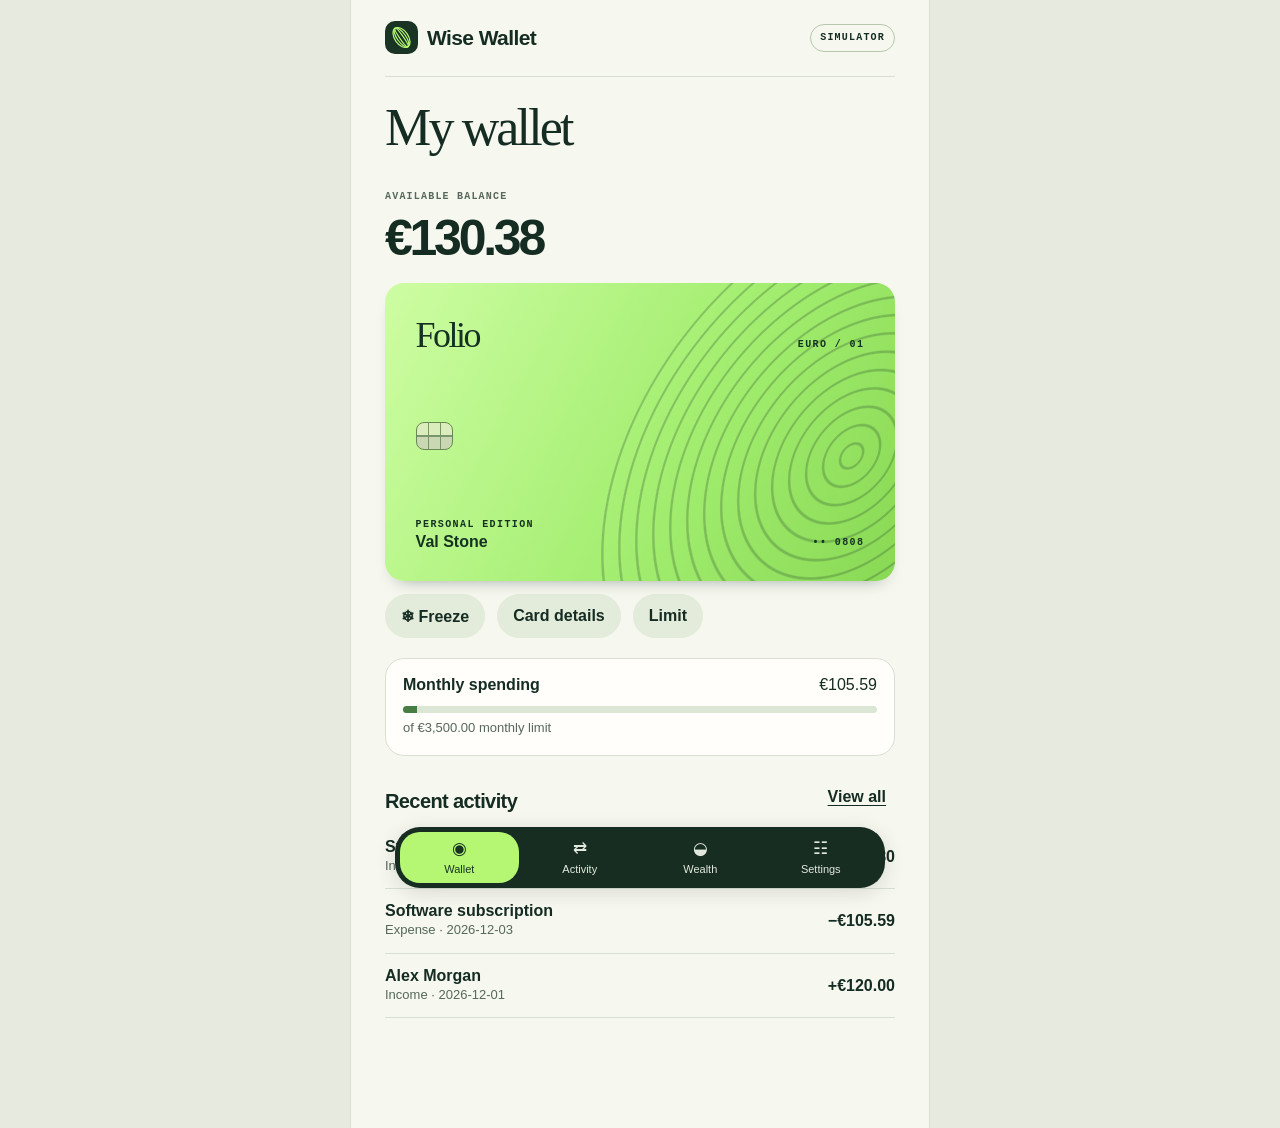
<file: index.html>
<!doctype html>
<html lang="en">
<head>
 <meta charset="utf-8">
 <meta name="viewport" content="width=device-width,initial-scale=1,minimum-scale=1,maximum-scale=1,user-scalable=no,viewport-fit=cover">
 <meta name="mobile-web-app-capable" content="yes">
 <script>
  try {
   if(location.hash.startsWith('#look=') || localStorage.getItem('wallet-appearance-v1:'+new URL('./',location.href).pathname))document.documentElement.classList.add('wallet-opening');
  } catch {}
 </script>
 <meta name="theme-color" content="#f6f7ef">
 <meta name="referrer" content="no-referrer">
 <meta name="apple-mobile-web-app-capable" content="yes">
 <meta name="apple-mobile-web-app-title" content="Wise Wallet">
 <title>Wise Wallet</title>
 <link rel="manifest" href="./manifest.webmanifest">
 <link rel="apple-touch-icon" sizes="180x180" href="./icon.png">
 <link rel="icon" href="./icon.svg">
 <link rel="stylesheet" href="./style.css">
 <link rel="stylesheet" href="./video.css">
 <link rel="preload" href="./inter-latin.woff2" as="font" type="font/woff2" crossorigin>
 <link rel="stylesheet" href="./mobile.css">
 <script src="./mobile.js" defer></script>
 <script src="./install-identity.js" defer></script>
 <script src="./appearance.js" defer></script>
 <script src="./video.js" defer></script>
 <script src="./wallet-controls.js" defer></script>
 <script src="./biometrics.js" defer></script>
 <script src="./app.js" defer></script>
</head>
<body>
 <div id="launch-cover" aria-hidden="true"><i class="launch-mark"></i><i class="launch-tail"></i><i class="launch-ribbon"></i></div>
 <main id="app"></main>
 <input type="file" id="appearance-file" accept=".json,application/json" hidden>
 <dialog id="sheet"><form id="editor">
  <div class="handle"></div><header><h2 id="sheetTitle"></h2><button type="button" id="close" aria-label="Close">×</button></header>
  <div id="fields"></div><p id="error" role="alert"></p><button class="primary" id="save">Save changes</button>
 </form></dialog>
</body>
</html>
</file>
<file: style.css>
:root{color-scheme:light;--ink:#152c23;--green:#b5f773;--paper:#f6f7ef;--quiet:#56675b;--line:#d9dfd3;font-family:-apple-system,BlinkMacSystemFont,"Helvetica Neue",Arial,sans-serif;color:var(--ink);background:#e7ebdf}
*{box-sizing:border-box}body{margin:0}button,input,select{font:inherit;color:inherit}button{cursor:pointer;border:0;background:none}button:focus-visible,input:focus-visible,select:focus-visible{outline:3px solid #438c50;outline-offset:2px}#app{max-width:580px;min-height:100dvh;margin:auto;background:var(--paper);padding:calc(21px + env(safe-area-inset-top)) clamp(18px,5vw,34px) calc(110px + env(safe-area-inset-bottom))}.mast,header,.line,.spread,nav,.actions,.stats{display:flex;align-items:center;justify-content:space-between;gap:12px}.mast{padding-bottom:22px;border-bottom:1px solid var(--line)}.brand{display:flex;align-items:center;gap:9px;font-weight:750;letter-spacing:-.6px;font-size:21px}.brand img{width:33px;border-radius:10px}.badge,.kicker{font:650 10px/1.4 ui-monospace,Menlo,monospace;letter-spacing:.12em;text-transform:uppercase}.badge{border:1px solid #b6c8ad;border-radius:20px;padding:6px 9px}.kicker{color:var(--quiet)}h1{font:500 clamp(36px,8vw,52px)/1.04 Georgia,serif;letter-spacing:-.055em;margin:24px 0 18px}h2{font-size:20px;letter-spacing:-.6px;margin:20px 0 12px}.money{display:block;font-weight:590;font-size:clamp(30px,8.5vw,50px);letter-spacing:-.065em;overflow-wrap:anywhere;margin:5px 0 16px}.card{position:relative;isolation:isolate;overflow:hidden;container-type:inline-size;background:linear-gradient(118deg,#cefda3 0%,#a3ee70 57%,#89d955);color:#153221;border-radius:19px;aspect-ratio:1.71;padding:6%;display:flex;flex-direction:column;justify-content:space-between;box-shadow:0 9px 18px -13px #1a372b99}.card:before{content:"";position:absolute;z-index:-1;width:83%;height:210%;right:-33%;top:-47%;border-radius:50%;transform:rotate(39deg);background:repeating-radial-gradient(ellipse at center,transparent 0 8px,#294b2c47 9px 10px,transparent 11px 14px)}.card strong{font-family:Georgia,serif;font-size:clamp(26px,8cqw,42px);font-weight:500;letter-spacing:-.07em}.card small{display:block;font:600 10px/1.6 ui-monospace,monospace;letter-spacing:.14em}.chip{width:37px;height:28px;border:1px solid #688952;border-radius:8px;background:linear-gradient(90deg,transparent 30%,#789664 31% 33%,transparent 34% 66%,#789664 67% 69%,transparent 70%),linear-gradient(0deg,#c9d8b3 47%,#79966c 48% 52%,#dbedbd 53%)}.cardBottom{display:flex;align-items:end;justify-content:space-between;gap:10px}.cardBottom b{overflow-wrap:anywhere}.frozen{filter:saturate(.25)}.actions{justify-content:flex-start;margin:13px 0 20px}.pill,.primary,.smallBtn{font-weight:650;border-radius:30px;background:#e3ebda;padding:12px 16px;min-height:44px}.primary{width:100%;background:var(--ink);color:white;margin-top:12px}.panel{border:1px solid var(--line);border-radius:19px;padding:17px;margin:14px 0;background:#fffefa}.line{padding:13px 0;border-bottom:1px solid var(--line);width:100%;text-align:left}.line:last-child{border-bottom:0}.line div,.spread div{min-width:0}.line b,.line span,.stat b{overflow-wrap:anywhere}.line small,.sub,.stat small{color:var(--quiet);display:block;font-size:13px;line-height:1.5}.amount{font-variant-numeric:tabular-nums;font-weight:650;text-align:right}.positive{color:#316d39}.track{background:#dce6d4;border-radius:100px;height:7px;overflow:hidden;margin:12px 0 5px}.track i{display:block;height:100%;background:#477e43}.stats{align-items:stretch;flex-wrap:wrap}.stat{flex:1;min-width:125px;padding:14px;border-left:2px solid #a7cf91}.stat b{display:block;font-size:20px;letter-spacing:-.045em;margin-top:4px}.sectionhead{display:flex;align-items:center;justify-content:space-between}.smallBtn{background:transparent;text-decoration:underline;text-underline-offset:3px;padding:9px}.mark{width:32px;height:32px;border-radius:10px;display:grid;place-items:center;background:#e8efdF}.record{display:flex;align-items:center;gap:10px}.muted{color:var(--quiet)}nav{position:fixed;bottom:calc(12px + env(safe-area-inset-bottom));left:50%;transform:translateX(-50%);width:min(94%,490px);background:#182d22;color:#e2e9dc;border-radius:25px;padding:5px;z-index:2;box-shadow:0 4px 20px #14281922;gap:2px}nav button{flex:1;padding:8px 2px;font-size:11px;border-radius:20px;min-height:49px;color:inherit}nav button span{display:block;font-size:17px;line-height:1.1;margin-bottom:4px}nav .active{background:var(--green);color:#193322}dialog{border:0;border-radius:23px 23px 0 0;position:fixed;inset:auto 0 0;margin:0 auto;background:var(--paper);color:var(--ink);width:min(100%,550px);max-height:88dvh;padding:12px 22px calc(25px + env(safe-area-inset-bottom))}dialog::backdrop{background:#122a2190}.handle{width:38px;height:4px;background:#bdc8b8;border-radius:10px;margin:0 auto 8px}header h2{margin:8px 0}#close{min-height:44px;min-width:44px;font-size:26px}label{display:block;font-size:13px;font-weight:650;margin:15px 0 5px}input,select{padding:12px;border:1px solid #bfcbb8;background:white;border-radius:11px;width:100%;font-size:16px;margin-top:5px}.danger{color:#9d362b}.lockbox{max-width:350px;margin:15vh auto}.err,#error{color:#973523}.empty{font-size:14px;color:var(--quiet)}p{line-height:1.45}.spread{align-items:baseline}.hero{padding:17px 0 0}.hero .kicker{margin:0}button:active{opacity:.8}@media(min-width:620px){#app{border-inline:1px solid var(--line)}dialog{bottom:24px;border-radius:23px}}
</file>
<file: video.css>
.video-wallet,.personal{color-scheme:light;background:#fafafa;color:#10110f}
.personal #app,.personal dialog{--ink:#11130f;--quiet:#50554d;--paper:#fafafa;--line:#e2e3df;background:var(--paper);color:var(--ink)}
.personal #app:has(.vscreen){padding:0;border:0}
.personal .primary,.personal nav .active{background:#9bea66;color:#14240c}
.personal input,.personal select,.personal .pill,.personal .panel{background:#f3f4f0;color:#131510}
.personal small,.personal .sub{color:#4e524a}
.personal .smallBtn{color:#204d0a}
.vscreen{--lime:#9cf362;--light:#e2f7d3;--dark:#153503;--grey:#efefed;--gutter:clamp(16px,4.1vw,23px);min-height:100dvh;padding:calc(env(safe-area-inset-top) + 24px) var(--gutter) calc(env(safe-area-inset-bottom) + 98px);overflow-x:clip;color:#10120f;font:500 16px/1.35 -apple-system,BlinkMacSystemFont,"Helvetica Neue",Arial,sans-serif}
.vscreen h1,.vscreen h2,.vscreen h3,.vmodal h2{font-family:inherit;font-weight:740;line-height:1.08;letter-spacing:-.045em}
.vscreen h1{font-size:clamp(29px,7.5vw,40px);margin:28px 0 16px}
.vscreen h2{font-size:clamp(22px,5.3vw,29px);margin:24px 0 12px}
.vscreen button,.vdock button,.vmodal button{-webkit-tap-highlight-color:transparent}
.vscreen svg,.vmodal svg,.vdock svg{width:1.2em;height:1.2em;display:inline-block;flex:none;vertical-align:-.18em}
.vtop,.vtop>div,.vactions,.vfilters,.vbalance>div,.vcardactions,.vheading{display:flex;align-items:center}
.vtop,.vheading{justify-content:space-between;gap:8px}
.vtop>div,.vfilters,.vactions{gap:7px}
.vtop{min-height:44px}
.vchip,.vavatar,.vbubble{display:inline-flex;align-items:center;justify-content:center;gap:3px;border-radius:50px;background:var(--light);color:var(--dark);font-weight:710;white-space:nowrap}
.vchip{min-height:40px;padding:8px 13px;font-size:16px;letter-spacing:-.035em}
.vchip svg{width:1em;height:1em}
.vgreen,.vround i,.vbranddot{background:linear-gradient(160deg,#acfa75,#8bed52)}
.vsurface,.vavatar,.vbubble{background:#ededeb;color:#151711}
.vsurface,.vtop .vgreen{min-height:44px;box-shadow:inset 0 1px 2px #fff,0 1px 2px #15191121}
.vtop .vsurface{background:linear-gradient(155deg,#fafafa,#ededeb)}
.vavatar{width:42px;height:42px;position:relative;font-size:17px}
.vavatar:after{content:'';position:absolute;top:0;right:0;background:#bd0636;width:9px;height:9px;border:2px solid #fafafa;border-radius:20px}
.vbubble{width:42px;height:42px;flex:none}
.vbalance{margin:26px 0 16px;letter-spacing:-.03em}
.vbalance>div{gap:10px;margin-top:3px}
.vbalance strong{font-size:clamp(22px,5.5vw,31px);letter-spacing:-.04em;overflow-wrap:anywhere}
.vbalance .vbubble{width:32px;height:32px;color:#1b380c}
.vbalance .vbubble svg{width:15px}
.vactions,.vaccounts{overflow:auto;scrollbar-width:none}
.vactions::-webkit-scrollbar,.vaccounts::-webkit-scrollbar{display:none}
.vactions{margin-right:calc(-1 * var(--gutter));padding-right:var(--gutter);gap:8px}
.vaccounts{scroll-snap-type:x mandatory;display:flex;gap:14px;position:relative;margin:17px calc(-1 * var(--gutter)) 0;scroll-padding-inline:var(--gutter);padding:0 var(--gutter)}
.vaccounts>div{flex:0 0 calc(100% - 14px);scroll-snap-align:start}
.vacct,.vgoal{position:relative;border-radius:24px;background:var(--grey);padding:8px;overflow:hidden;min-height:100%}
.vstrip{display:flex;align-items:center;gap:5px;width:100%;padding:10px 16px 21px;text-align:left;position:relative;min-height:60px;border-radius:18px 18px 0 0;background:linear-gradient(115deg,#bbef86,#a4ed70);color:#15250c;font-size:16px;font-weight:720}
.vstrip:after{content:'';position:absolute;left:50%;bottom:-7px;transform:translateX(-50%) rotate(45deg);width:25px;height:25px;border-radius:0 0 10px 0;background:#b0ee7d}
.vstrip .vmark{margin-left:auto}.vstrip svg{width:14px}
.vmark{display:block;width:21px;height:22px;background:#15250d;clip-path:polygon(10% 0,100% 0,65% 100%,46% 100%,76% 18%,34% 18%,46% 36%,32% 50%,52% 50%,47% 66%,0 66%,23% 36%)}
.vmain{position:relative;width:100%;padding:23px 8px 8px;text-align:left;display:grid;gap:2px}
.vmain strong{font-size:23px;letter-spacing:-.045em}
.vmain svg{position:absolute;right:9px;top:46%;width:15px;color:#656861}
.vcurrencies{display:grid;grid-template-columns:repeat(2,minmax(0,1fr));gap:2px 5px;margin:2px 6px 16px}
.vcurrency{min-width:0;display:flex;align-items:center;gap:7px;height:46px;padding:0;text-align:left}
.vcurrency b{font-size:15px;white-space:nowrap;overflow:hidden;text-overflow:ellipsis}.vcurrency svg{width:13px;margin-left:auto;margin-right:3px;color:#666}
.vflag{font:normal 25px/1 "Apple Color Emoji","Segoe UI Emoji",sans-serif;display:inline-grid;place-items:center;width:27px;height:27px;overflow:hidden;border-radius:50%;flex:none}
.vsmall{font-size:13px;min-height:30px;margin:0 8px 6px;background:#e1e2dd;color:#292e25}
.vgoal{display:flex;flex-direction:column;align-items:flex-start;justify-content:center;padding:22px;gap:12px;background:#e5e8e1}
.vdots{display:flex;justify-content:center;height:38px;align-items:center}.vdots button{width:17px;height:32px;padding:0;display:grid;place-items:center}.vdots i{width:7px;height:7px;border-radius:50%;background:#b8bbb5}.vdots .on i{background:var(--dark)}
.vschedule,.vexplore,.vcalc,.vactivate{position:relative;border-radius:22px;overflow:hidden}
.vschedule{background:#d9f5f0;padding:16px;color:#0d2725}
.vschedule>div{display:flex;gap:13px;align-items:flex-start;padding-right:17px}
.vschedule>div>svg{width:44px;height:44px;padding:10px;border:1px solid #9cbdb7;border-radius:50%}
.vschedule small,.vrow small{display:block;font-size:13px;line-height:1.38;margin-top:3px}
.vschedule>.vchip{width:100%;margin-top:12px;background:#07534e;color:white}
.vschedule>.vbubble,.vexplore>.vbubble:first-child{position:absolute;right:7px;top:7px;width:25px;height:25px;background:#b9ded9}
.vheading .vtext{padding:0;min-height:32px;background:none;text-decoration:underline}
.vrow{width:100%;display:flex;align-items:center;gap:12px;text-align:left;min-height:67px;padding:10px 0}
.vrow>span{min-width:0;flex:1}.vrow>span b{display:block;overflow:hidden;text-overflow:ellipsis;white-space:nowrap}
.vrow>svg:last-child,.vwatch>svg{width:15px;margin-left:auto}
.vrow .vleading{width:43px;height:43px;flex:none;border-radius:50%;display:grid;place-items:center;border:1px solid #d0d3cc;background:#fbfbf9;color:#141711;font-style:normal;font-weight:700}
.vtx strong{max-width:46%;text-align:right;font-size:15px}.vcredit{color:#064d27}
.vexplore{background:#173300;color:white;padding:23px;min-height:260px;isolation:isolate;display:flex;flex-direction:column;align-items:start}.vexplore h3{font:900 clamp(24px,7vw,37px)/.94 -apple-system,Arial,sans-serif;text-transform:uppercase;margin:0 18px 10px 0;letter-spacing:-.075em}.vexplore p{font-size:15px;margin:0;max-width:90%}.vexplore img{width:65%;margin:8px 0 -24px -23px}.vexplore .vbubble:last-child{position:absolute;bottom:10px;right:10px;background:var(--lime)}.vexplore>.vbubble:first-child{background:#30491f;color:white}
.vcalc{background:#eeedea;padding:16px}.vcalc>svg{width:100%;height:90px}.vcalc>div{display:flex;align-items:stretch;gap:10px}.vcalc label{flex:1}.vcalc output{display:block;margin-top:5px;background:white;border-radius:8px;padding:12px;font-size:16px}
.vdeck{position:relative;overflow:hidden;margin:0 calc(-1 * var(--gutter));height:auto;aspect-ratio:512/246;touch-action:pan-y}
.vcardslide,.vqrslide{position:absolute;width:76%;height:100%;padding:0;top:0;transition:left .23s ease}
.vcardslide{left:12%;border-radius:13px}.vcardslide img,.vlegacycard{width:100%;height:100%;display:block;border-radius:12px}
.vlegacycard{background:linear-gradient(120deg,#b8f57c,#92e859);position:relative}
.vlegacycard:after{content:'VISA';position:absolute;bottom:6%;right:7%;color:white;font-size:26px;font-weight:900;font-style:italic}
.vqrslide{left:-70%;border-radius:8px;background:linear-gradient(#223914,#223914) left top/24px 3px no-repeat,linear-gradient(#223914,#223914) right bottom/24px 3px no-repeat,#e7ebe3;border-inline:3px solid #20390a}
.showqr .vqrslide{left:-11%}.showqr .vcardslide{left:72%}.vqrslide svg{width:30px;height:30px}
.vcardslide.isfrozen img{filter:grayscale(.8) brightness(.8)}.vcardslide>span{position:absolute;left:50%;top:50%;transform:translate(-50%,-50%);background:#161a1add;color:white;border-radius:30px;padding:8px 14px}
.vholder{text-align:center;margin:24px 0 38px;font-weight:680}
.vcardactions{align-items:flex-start;justify-content:space-around;gap:4px;margin:0 -6px 28px}
.vround{flex:1;display:grid;justify-items:center;gap:10px;padding:0;color:#143206;font-size:14px;font-weight:720}
.vround i{width:clamp(51px,14vw,66px);height:clamp(51px,14vw,66px);border-radius:100%;display:grid;place-items:center}
.vround svg{width:25px;height:25px}.vcardactions.solo{margin-top:26px}.vpartners{width:90%}
.vwatch,.vactivate{width:100%;display:flex;align-items:center;gap:16px;text-align:left;padding:16px 5px}
.vpay{border:1px solid #252825;padding:1px 3px;border-radius:3px;font-size:13px}
.vactivate{margin:23px 0;background:#eeedea;padding:16px 12px;min-height:102px;border-radius:16px;font-size:15px;line-height:1.5}.vactivate img{width:30%;mix-blend-mode:multiply;align-self:flex-end}
.vgroup{margin:30px 0 0;border-bottom:1px solid #dcddd9;padding-bottom:9px;font-size:14px}
.vfilters{gap:5px;margin:13px 0 23px}.vfilters .vchip{min-height:31px;font-size:13px}.vfilters .vsearch{margin-left:auto;background:#efefed}.voutline{border:1px solid #67775f;background:transparent}.vselected{background:var(--dark);color:#fff}.v-recipients>small{display:block;margin-top:17px}.vempty{color:#64685f;font-size:15px}
.v-payments h1{margin-top:50px}.vpayments{margin-top:15px;display:grid;gap:9px}.vpayments .vrow,.vaccountrow{padding:13px;background:#f3f2ef;border-radius:15px}.vaccountrow{margin:7px 0}
.vaccbar{position:sticky;top:env(safe-area-inset-top);z-index:1;background:#fafafaf0;backdrop-filter:blur(12px);-webkit-backdrop-filter:blur(12px);padding:1px 0 8px}
.vsticky{position:absolute;left:50%;transform:translateX(-50%);opacity:0}.compact .vsticky{opacity:1}
.vacchero{display:flex;flex-direction:column;align-items:center;gap:9px;margin:clamp(48px,8vh,86px) 0 29px;text-align:center}
.vacchero>div{display:flex;align-items:center;gap:4px}.vacchero .vflag,.vbranddot{border-radius:50%;width:40px;height:40px;display:grid;place-items:center}.vacchero .vflag{font-size:39px;margin-left:-8px}.vacchero h1{font-size:clamp(36px,9vw,52px);margin:0 0 5px;overflow-wrap:anywhere}.vbranddot .vmark{width:17px;height:18px}.vacchero .vchip{max-width:100%;white-space:normal}
.vseg{display:flex;background:#eaeaec;border-radius:23px;padding:2px;margin-bottom:15px}.vseg button{flex:1;border-radius:23px;min-height:38px;color:#193509;font-weight:700}.vseg .on{background:#fafafa}
.personal .vdock{background:#f5f4f0c9;backdrop-filter:blur(17px) saturate(145%);-webkit-backdrop-filter:blur(17px) saturate(145%);border:1px solid #d2d3ca;width:min(90%,500px);border-radius:48px;color:#10120f;padding:3px;gap:0;bottom:max(9px,env(safe-area-inset-bottom));box-shadow:inset 0 1px 2px #fff,0 3px 16px #32362b14}
.vdock button{min-width:0;min-height:55px;color:inherit;font-size:11px;font-weight:690;padding:5px 1px;border-radius:40px}.vdock svg{width:21px;height:21px}.vdock button span{font-size:11px;margin:2px 0 0}.vdock [aria-current]{background:#b8b8b26b}.personal .vaccdock{width:min(77%,420px);background:#a8f375db;color:#101b08}
.personal .vmodal{padding:16px 22px calc(20px + env(safe-area-inset-bottom))}.vmodal header button{font-size:26px;width:44px;height:44px}.vmodal p{color:#41473b}.vmodal .vrow{min-height:47px}.vmodal .vleading{display:none}
@media(prefers-reduced-motion:reduce){.vscreen *{transition:none!important;scroll-behavior:auto!important}}
.v-home>.vtop,.v-cards>.vtop,.v-recipients>.vtop,.vtitlebar{position:sticky;top:env(safe-area-inset-top);z-index:2;background:#fafafaf0;backdrop-filter:blur(13px);-webkit-backdrop-filter:blur(13px)}
.v-home>.vtop,.v-cards>.vtop,.v-recipients>.vtop{padding-block:6px;margin-block:-6px}
.vtitlebar{min-height:35px;display:grid;place-items:center}
.vtitlebar b{opacity:0}.vtitlebar.compact b{opacity:1}
.v-payments h1{margin-top:10px}
.vcalc .vquotes{display:grid;gap:5px;margin-top:12px}
.vquotes label{display:flex;align-items:center;justify-content:space-between;gap:10px;flex-direction:row-reverse;background:#fff;padding:4px 12px;border-radius:10px;margin:0}
.vquotes input,.vquotes output{width:55%;border:0;background:white;text-align:left;padding:8px 0;margin:0;font-weight:700}
.vcalc .vchartaxis,.vcalc .vquoteinfo{display:flex;justify-content:space-between;font-size:12px;color:#56594f}
.vquoteinfo{margin:14px 0;text-align:center}.vquoteinfo span{flex:1}.vquoteinfo b{display:block;color:#222}
.vcalc>.vchip{width:100%}.vprovided{margin:-10px 0 9px;font-size:13px}.vprotect{text-align:center;padding:26px 12px}.vprotect h3{margin:7px}.vprotect p{margin:5px 0 12px;font-size:14px}
.v-home>.vtop:before,.v-cards>.vtop:before,.v-recipients>.vtop:before,.vaccbar:before,.vtitlebar:before{content:'';position:absolute;bottom:100%;left:calc(-1 * var(--gutter));right:calc(-1 * var(--gutter));height:env(safe-area-inset-top);background:#fafafa;pointer-events:none}
.v-personal-splash{position:fixed;inset:0;display:grid;place-items:center;background:#9cf362;z-index:5;pointer-events:none;animation:vfade .48s ease-out forwards}.v-personal-splash .vmark{width:50px;height:52px}@keyframes vfade{0%,65%{opacity:1}100%{opacity:0}}
.video-wallet,.personal,.personal #app,.personal dialog{--paper:#fcfcfc;background:#fcfcfc}
.vflag{position:relative}.flag-EUR{background:#1f1d77}.flag-EUR>i{position:absolute;inset:0;transform:rotate(var(--turn))}.flag-EUR>i:after{content:'';position:absolute;left:46%;top:10%;width:9%;height:10%;background:#ffdb3d;clip-path:polygon(50% 0,100% 50%,50% 100%,0 50%)}
.flag-AED{background:linear-gradient(90deg,#ee1834 0 31%,transparent 31%),linear-gradient(#067537 0 33.3%,#fff 33.3% 66.7%,#121212 66.7%)}
.flag-USD{background:repeating-linear-gradient(#d42442 0 7.69%,#fff 7.69% 15.38%)}.flag-USD:before{content:'';position:absolute;top:0;left:0;width:54%;height:55%;background:radial-gradient(#fff 0 23%,transparent 28%) 0 0/24% 22%,#232b73}
.vactivate{background:#eeecea}.vactivate img{mix-blend-mode:normal}.vexplore{background:#173102}
</file>
<file: mobile.css>
@font-face{
 font-family:Wallet Inter;
 src:url("./inter-latin.woff2") format("woff2");
 font-display:swap;
 font-style:normal;
 font-weight:100 900;
}
html{touch-action:pan-x pan-y;-webkit-text-size-adjust:100%;text-size-adjust:100%}
body{touch-action:pan-x pan-y;overscroll-behavior-x:none}
button,a,input,select,textarea{touch-action:manipulation}
input:not([type=range]),select,textarea,.vcalc input{font-size:max(16px,1em)}
.personal,.personal #app,.personal dialog,.personal .vscreen,.personal .vscreen button,.personal nav,.personal header h2,.personal #app h1,.personal #app h2,.personal .vmodal h2{
 font-family:"Wallet Inter",-apple-system,BlinkMacSystemFont,"Helvetica Neue",sans-serif;
 font-optical-sizing:auto;font-synthesis:none
}
.personal .vscreen{font-weight:450;line-height:1.40;letter-spacing:-.015em}
.personal .vscreen h1{font-weight:660;letter-spacing:-.042em;line-height:1.14}
.personal .vscreen h2,.personal .vmain strong{font-weight:650;letter-spacing:-.037em}
.personal .vbalance>b,.personal .vmain>b,.personal .vcurrency b,.personal .vacchero b,.personal .vholder{font-weight:550}
.personal .vbalance strong,.personal .vacchero h1{font-weight:650;letter-spacing:-.042em}
.personal .vchip,.personal .vstrip,.personal .vround,.personal .vseg button{font-weight:615;letter-spacing:-.028em}
.personal .vrow b,.personal .vtx strong,.personal .vwatch b{font-weight:615}
.personal .vrow small,.personal .vschedule small{font-weight:450;letter-spacing:-.013em}
.personal .vdock button span{font-size:11px;font-weight:640;letter-spacing:.005em}
.personal .vacchero h1{font-size:clamp(36px,10.2vw,54px)}
.personal .vcardactions{justify-content:space-between}
.personal .v-payments .vpayments .vrow{border:1px dashed #e2e2df;background:#fbfbf9}
.personal .v-payments .vpayments .vrow:first-child,.personal .vaccountrow{background:#eeecea;border-color:transparent}
.personal .vstrip:after{width:32px;height:13px;bottom:-12px;border-radius:0 0 50% 50%;transform:translateX(-50%);background:#afee7c}
.personal .vexplore h3.has-art{margin:0 38px 10px 0}
.personal .vexplore h3 img{display:block;width:min(100%,320px);height:auto;margin:0}
.personal .v-cards .vdeck{filter:drop-shadow(0 7px 10px #214d1110)}
.personal :is(.vsurface,.vavatar,.vchip,.vbubble,.vround,.vdock button){transition:transform .13s ease,background-color .18s ease}
.personal :is(.vsurface,.vavatar,.vchip,.vbubble,.vround,.vdock button):active{transform:scale(.97)}
#launch-cover{display:none}
html.face-pending,html.face-pending body,html.wallet-opening,html.wallet-opening body{background:#94ed67}
html.face-pending #launch-cover,html.wallet-opening #launch-cover{
 display:grid;position:fixed;inset:0;z-index:30;place-items:center;background:#94ed67;overflow:hidden;isolation:isolate
}
.launch-mark{
 width:min(21vw,115px);aspect-ratio:111/106;display:grid;place-items:center;
 background:var(--art,none) center/contain no-repeat
}
.launch-mark:not([style])::before{content:"";background:#183204;width:96%;height:95%;clip-path:polygon(10% 0,100% 0,65% 100%,45% 100%,75% 18%,34% 18%,46% 36%,32% 50%,52% 50%,47% 66%,0 66%,23% 36%)}
.launch-tail,.launch-ribbon{
 position:absolute;top:100%;left:50%;width:min(28.6vw,166px);height:130%;
 transform:translate3d(-50%,0,0);will-change:transform;pointer-events:none;
 border-radius:50% 50% 0 0 / min(14.3vw,83px) min(14.3vw,83px) 0 0
}
.launch-tail{background:#193400}
.launch-ribbon{
 background:var(--art,linear-gradient(135deg,#9aec72,#8457be 38%,#d53290)) center top/100% auto no-repeat;
 background-color:#b14798;transform-origin:50% 0
}
html.wallet-departing #launch-cover{animation:launch-crossfade .82s linear both}
.wallet-departing .launch-tail{animation:launch-tail-rise .82s cubic-bezier(.27,.16,.51,.81) both}
.wallet-departing .launch-ribbon{animation:launch-ribbon-rise .82s cubic-bezier(.44,.08,.59,.97) both}
.wallet-departing .launch-mark{animation:launch-mark-out .82s linear both}
@keyframes launch-tail-rise{0%{transform:translate3d(-50%,0,0)}64%,100%{transform:translate3d(-50%,-60dvh,0)}}
@keyframes launch-ribbon-rise{0%,8%{transform:translate3d(-50%,5dvh,0) scaleX(1)}100%{transform:translate3d(-50%,-116dvh,0) scaleX(1.32)}}
@keyframes launch-mark-out{0%,52%{opacity:1}65%,100%{opacity:0}}
@keyframes launch-crossfade{0%,65%{opacity:1}78%{opacity:.84}90%{opacity:.35}100%{opacity:0}}
.wallet-load-track{
 position:fixed;z-index:2;top:calc(env(safe-area-inset-top) + 8px);left:50%;transform:translateX(-50%);
 width:min(calc(100% - 32px),534px);height:3px;border-radius:10px;overflow:hidden;background:#dededb;pointer-events:none
}
.wallet-load-track{background:#ebede8;animation:track-in .09s ease-out both}
.wallet-load-track i{display:block;height:100%;width:100%;transform-origin:left;border-radius:inherit;
 background:linear-gradient(90deg,#284e1e,#6ba746 75%,#477335);will-change:transform;
 animation:wallet-progress var(--load-time) linear both}
.wallet-load-track.track-done{animation:track-out .14s ease-in both}
@keyframes track-in{from{opacity:0}to{opacity:1}}
@keyframes track-out{to{opacity:0}}
.page-waiting{opacity:0;pointer-events:none}
.v-account .vseg{position:sticky;top:calc(env(safe-area-inset-top) + 53px);z-index:1}
.vsticky{display:flex;align-items:center;gap:2px;font-size:15px;pointer-events:none}
.vsticky .vbranddot,.vsticky .vflag{display:grid;place-items:center;width:20px;height:20px;border-radius:50%}
.vsticky .vflag{margin:0 3px 0 -5px}.vsticky .vmark{width:10px;height:10px}
.video-wallet[style*="--wallet-mark"] .vmark{background:var(--wallet-mark) center/contain no-repeat;clip-path:none}
.vpayments .vleading{position:relative}
.vpayments .vrow:not(:first-child) .vleading::after{content:'+';position:absolute;bottom:-1px;right:-1px;width:13px;height:13px;display:grid;place-items:center;border:1px solid #fcfcfc;border-radius:50%;background:#a3ec78;color:#173400;font:650 11px/1 "Wallet Inter",sans-serif}
.wallet-exit-layer{position:fixed;inset:0;max-width:580px;margin-inline:auto;overflow:hidden;pointer-events:none;background:#fcfcfc}
.wallet-exit-layer.exit-ahead{z-index:2}.wallet-exit-layer.exit-behind{z-index:0}
.vscreen.pushed-page{position:relative;z-index:1;background:#fcfcfc}.personal .vdock{z-index:3}
.vdock.dock-moving button{position:relative;z-index:1}.vdock.dock-moving [aria-current]{background:transparent}
.vselection{position:absolute;top:3px;bottom:3px;background:#b8b8b26b;border-radius:50px;pointer-events:none}
.page-appearing{animation:wallet-reveal .16s ease-out both}
@keyframes wallet-progress{0%{transform:scaleX(0)}18%{transform:scaleX(.075)}55%{transform:scaleX(.53)}85%{transform:scaleX(.91)}100%{transform:scaleX(1)}}
@keyframes wallet-reveal{from{opacity:0}to{opacity:1}}
@media(prefers-reduced-motion:reduce){.personal *,.wallet-opening *{scroll-behavior:auto!important}.personal :is(.vsurface,.vavatar,.vchip,.vbubble,.vround,.vdock button){transition:none}.page-appearing{animation:none}}

.amount-preview{display:block;min-height:1.4em;color:var(--quiet,#555);font-variant-numeric:tabular-nums}.amount-preview:empty{display:none}
#face-open{width:100%;margin:4px 0 18px}.lockbox input{font-size:18px}

html.face-pending #app{visibility:hidden}
html.face-pending #launch-cover,html.face-pending .launch-mark{animation:none;opacity:1}
html.face-pending :is(.launch-tail,.launch-ribbon){display:none}
</file>
